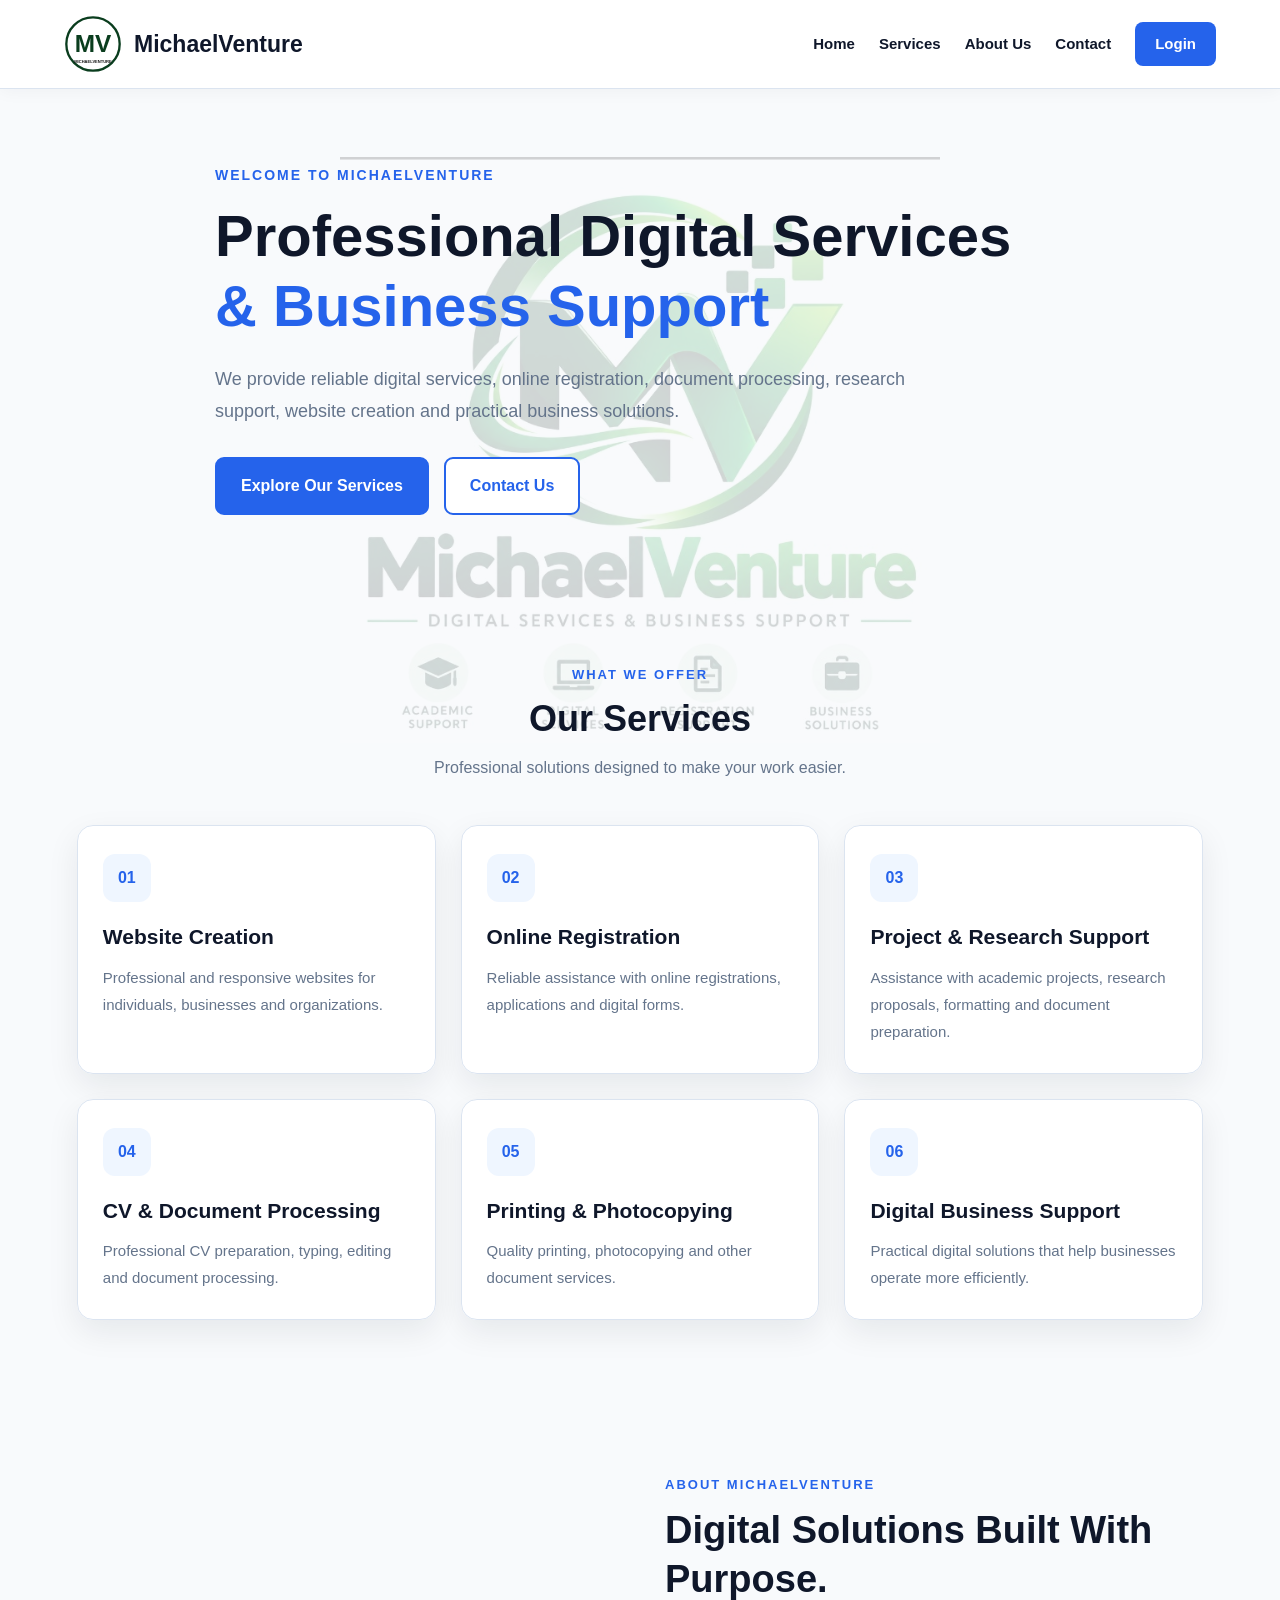
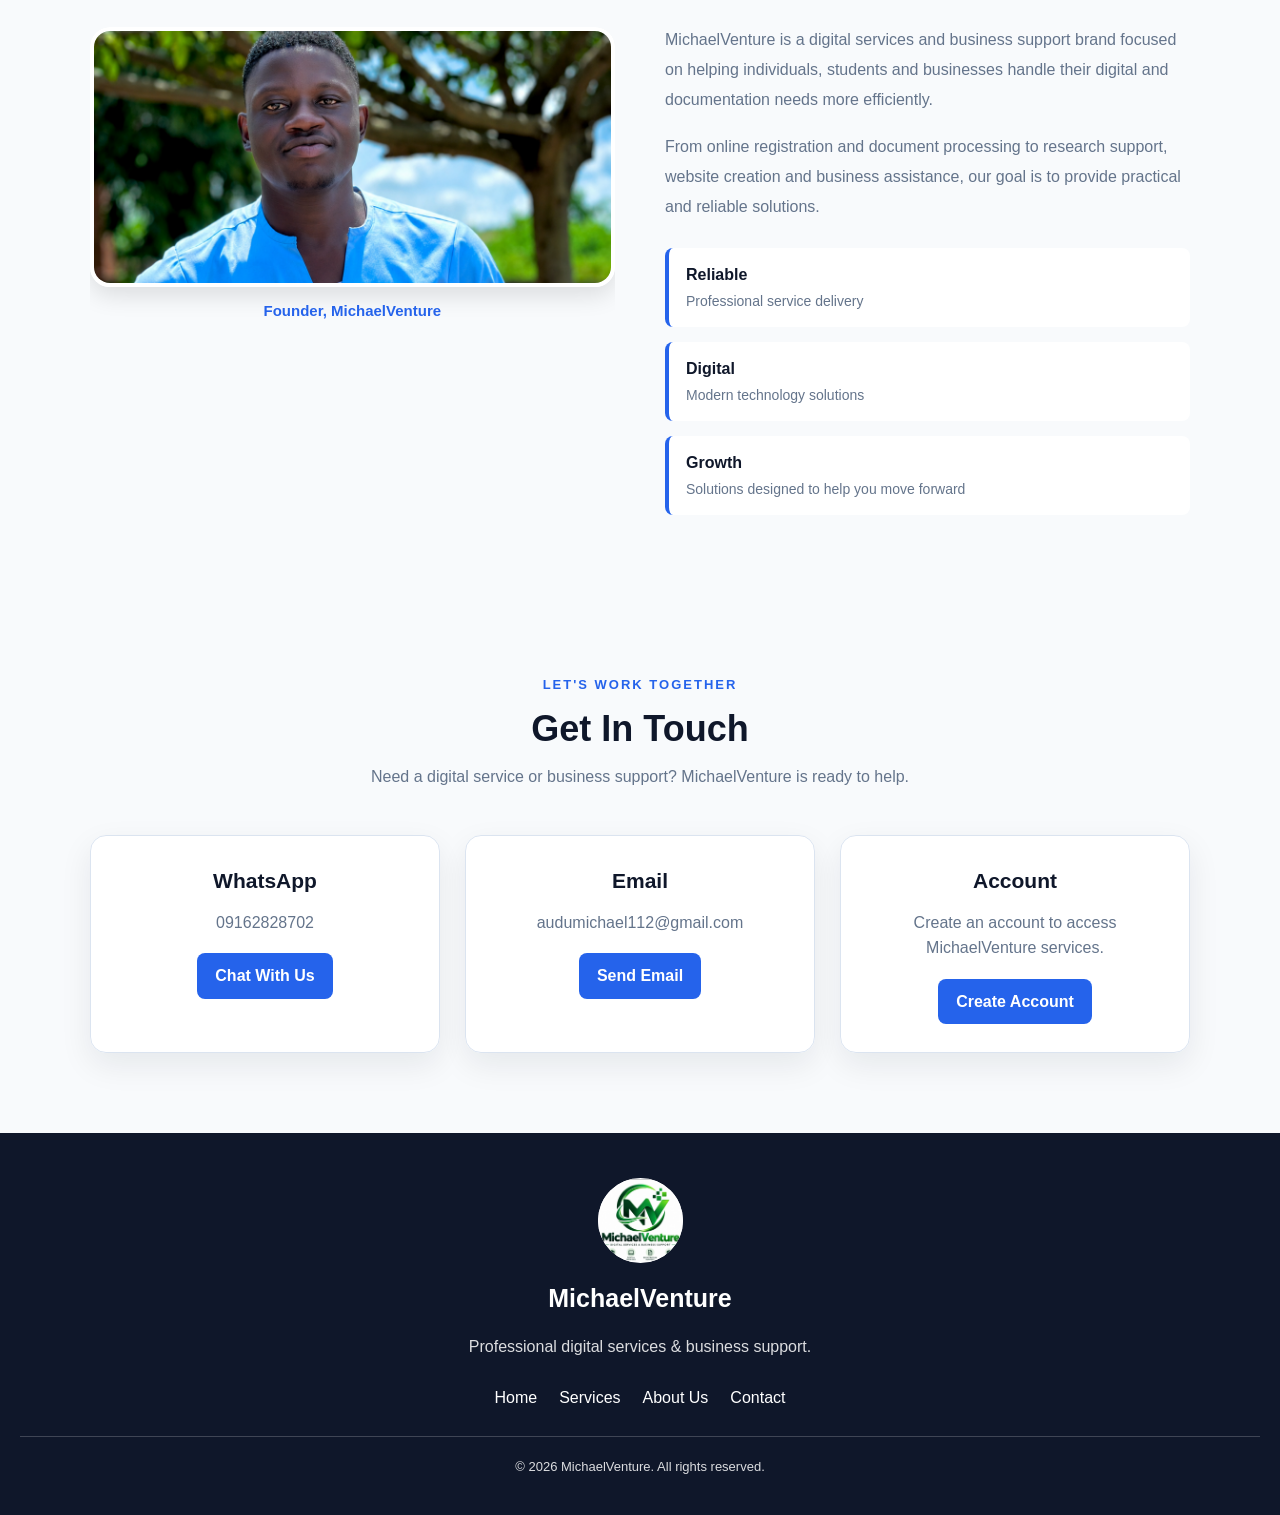
<file: index.html>
<!DOCTYPE html>
<html lang="en">
<head>
    <meta charset="UTF-8">
    <meta name="viewport" content="width=device-width, initial-scale=1.0">

    <title>MichaelVenture | Digital Services & Business Support</title>

    <link rel="stylesheet" href="style.css">

    <style>
        /* HOMEPAGE WATERMARK */
        html {
            min-height: 100%;
            background: #f1f7f3;
            scroll-behavior: smooth;
        }

        body {
            position: relative;
            isolation: isolate;
            min-height: 100vh;
        }

        body::before {
            content: "";
            position: fixed;
            inset: 0;
            background-image: url("./logo.png");
            background-repeat: no-repeat;
            background-position: center center;
            background-size: min(85vw, 600px);
            opacity: 0.16;
            pointer-events: none;
            z-index: -1;
        }

        /* Keep the header and page content above the watermark */
        body > header,
        body > main,
        body > footer {
            position: relative;
            z-index: 1;
        }

        /* Keep the green header and footer unchanged */
        .header,
        .footer {
            position: relative;
            z-index: 2;
        }

        /* Let the watermark show through light content sections */
        .hero,
        .services-section,
        .about-section,
        .contact-section {
            background-color: transparent;
        }

        /* Watermark size on mobile phones */
        @media (max-width: 600px) {
            body::before {
                background-size: 90vw auto;
                opacity: 0.16;
            }
        }
    </style>
</head>

<body>

    <!-- HEADER -->
    <header class="header">

        <div class="logo-area">

            <div class="mv-logo">
                <svg viewBox="0 0 100 100"
                     xmlns="http://www.w3.org/2000/svg">

                    <circle cx="50" cy="50" r="46"
                            fill="white"
                            stroke="#0a3d1e"
                            stroke-width="4"/>

                    <text x="50" y="63"
                          text-anchor="middle"
                          font-family="Arial, sans-serif"
                          font-size="42"
                          font-weight="900"
                          fill="#0a3d1e">MV</text>

                    <text x="50" y="82"
                          text-anchor="middle"
                          font-family="Arial, sans-serif"
                          font-size="7"
                          font-weight="bold"
                          fill="#111">MICHAELVENTURE</text>
                </svg>
            </div>

            <span>MichaelVenture</span>

        </div>

        <button class="menu-toggle"
                onclick="toggleMenu()"
                aria-label="Toggle navigation menu">☰</button>

        <nav class="navigation" id="mainNavigation">
            <a href="#home">Home</a>
            <a href="#services">Services</a>
            <a href="#about">About Us</a>
            <a href="#contact">Contact</a>
            <a href="login.html" class="login-btn">Login</a>
        </nav>

    </header>

    <!-- HOMEPAGE CONTENT -->
    <main>

        <!-- HOME -->
        <section id="home" class="hero">

            <div class="hero-content">

                <p class="small-title">WELCOME TO MICHAELVENTURE</p>

                <h1>
                    Professional Digital Services
                    <span>& Business Support</span>
                </h1>

                <p class="hero-text">
                    We provide reliable digital services, online registration,
                    document processing, research support, website creation
                    and practical business solutions.
                </p>

                <div class="hero-buttons">
                    <a href="#services" class="primary-btn">
                        Explore Our Services
                    </a>

                    <a href="#contact" class="secondary-btn">
                        Contact Us
                    </a>
                </div>

            </div>

        </section>

        <!-- SERVICES -->
        <section id="services" class="services-section">

            <div class="section-heading">

                <p>WHAT WE OFFER</p>

                <h2>Our Services</h2>

                <span>
                    Professional solutions designed to make your work easier.
                </span>

            </div>

            <div class="service-container">

                <div class="service-card">
                    <div class="service-number">01</div>
                    <h3>Website Creation</h3>
                    <p>
                        Professional and responsive websites for individuals,
                        businesses and organizations.
                    </p>
                </div>

                <div class="service-card">
                    <div class="service-number">02</div>
                    <h3>Online Registration</h3>
                    <p>
                        Reliable assistance with online registrations,
                        applications and digital forms.
                    </p>
                </div>

                <div class="service-card">
                    <div class="service-number">03</div>
                    <h3>Project & Research Support</h3>
                    <p>
                        Assistance with academic projects, research proposals,
                        formatting and document preparation.
                    </p>
                </div>

                <div class="service-card">
                    <div class="service-number">04</div>
                    <h3>CV & Document Processing</h3>
                    <p>
                        Professional CV preparation, typing, editing and
                        document processing.
                    </p>
                </div>

                <div class="service-card">
                    <div class="service-number">05</div>
                    <h3>Printing & Photocopying</h3>
                    <p>
                        Quality printing, photocopying and other document
                        services.
                    </p>
                </div>

                <div class="service-card">
                    <div class="service-number">06</div>
                    <h3>Digital Business Support</h3>
                    <p>
                        Practical digital solutions that help businesses
                        operate more efficiently.
                    </p>
                </div>

            </div>

        </section>

        <!-- ABOUT -->
        <section id="about" class="about-section">

            <div class="about-image">
    <img
        src="founder.jpg"
        alt="MichaelVenture Founder"
        class="founder-photo"
    >
    <p class="founder-caption">Founder, MichaelVenture</p>
            </div>

            <div class="about-content">

                <p class="section-label">ABOUT MICHAELVENTURE</p>

                <h2>Digital Solutions Built With Purpose.</h2>

                <p>
                    MichaelVenture is a digital services and business support
                    brand focused on helping individuals, students and
                    businesses handle their digital and documentation needs
                    more efficiently.
                </p>

                <p>
                    From online registration and document processing to
                    research support, website creation and business assistance,
                    our goal is to provide practical and reliable solutions.
                </p>

                <div class="about-points">

                    <div>
                        <strong>Reliable</strong>
                        <span>Professional service delivery</span>
                    </div>

                    <div>
                        <strong>Digital</strong>
                        <span>Modern technology solutions</span>
                    </div>

                    <div>
                        <strong>Growth</strong>
                        <span>Solutions designed to help you move forward</span>
                    </div>

                </div>

            </div>

        </section>

        <!-- CONTACT -->
        <section id="contact" class="contact-section">

            <div class="section-heading">

                <p>LET'S WORK TOGETHER</p>

                <h2>Get In Touch</h2>

                <span>
                    Need a digital service or business support?
                    MichaelVenture is ready to help.
                </span>

            </div>

            <div class="contact-box">

                <div class="contact-item">
                    <h3>WhatsApp</h3>
                    <p>09162828702</p>

                    <a href="https://wa.me/2349162828702"
                       target="_blank"
                       rel="noopener noreferrer">
                        Chat With Us
                    </a>
                </div>

                <div class="contact-item">
                    <h3>Email</h3>
                    <p>audumichael112@gmail.com</p>

                    <a href="mailto:audumichael112@gmail.com">
                        Send Email
                    </a>
                </div>

                <div class="contact-item">
                    <h3>Account</h3>

                    <p>
                        Create an account to access
                        MichaelVenture services.
                    </p>

                    <a href="register.html">
                        Create Account
                    </a>
                </div>

            </div>

        </section>

    </main>

    <!-- FOOTER -->
    <footer class="footer">

        <img src="logo.png" alt="MichaelVenture Logo">

        <h3>MichaelVenture</h3>

        <p>
            Professional digital services & business support.
        </p>

        <div class="footer-links">
            <a href="#home">Home</a>
            <a href="#services">Services</a>
            <a href="#about">About Us</a>
            <a href="#contact">Contact</a>
        </div>

        <p class="copyright">
            © 2026 MichaelVenture. All rights reserved.
        </p>

    </footer>

    <script>
        function toggleMenu() {
            const menu = document.getElementById("mainNavigation");
            menu.classList.toggle("active");
        }
    </script>

</body>
</html>
</file>
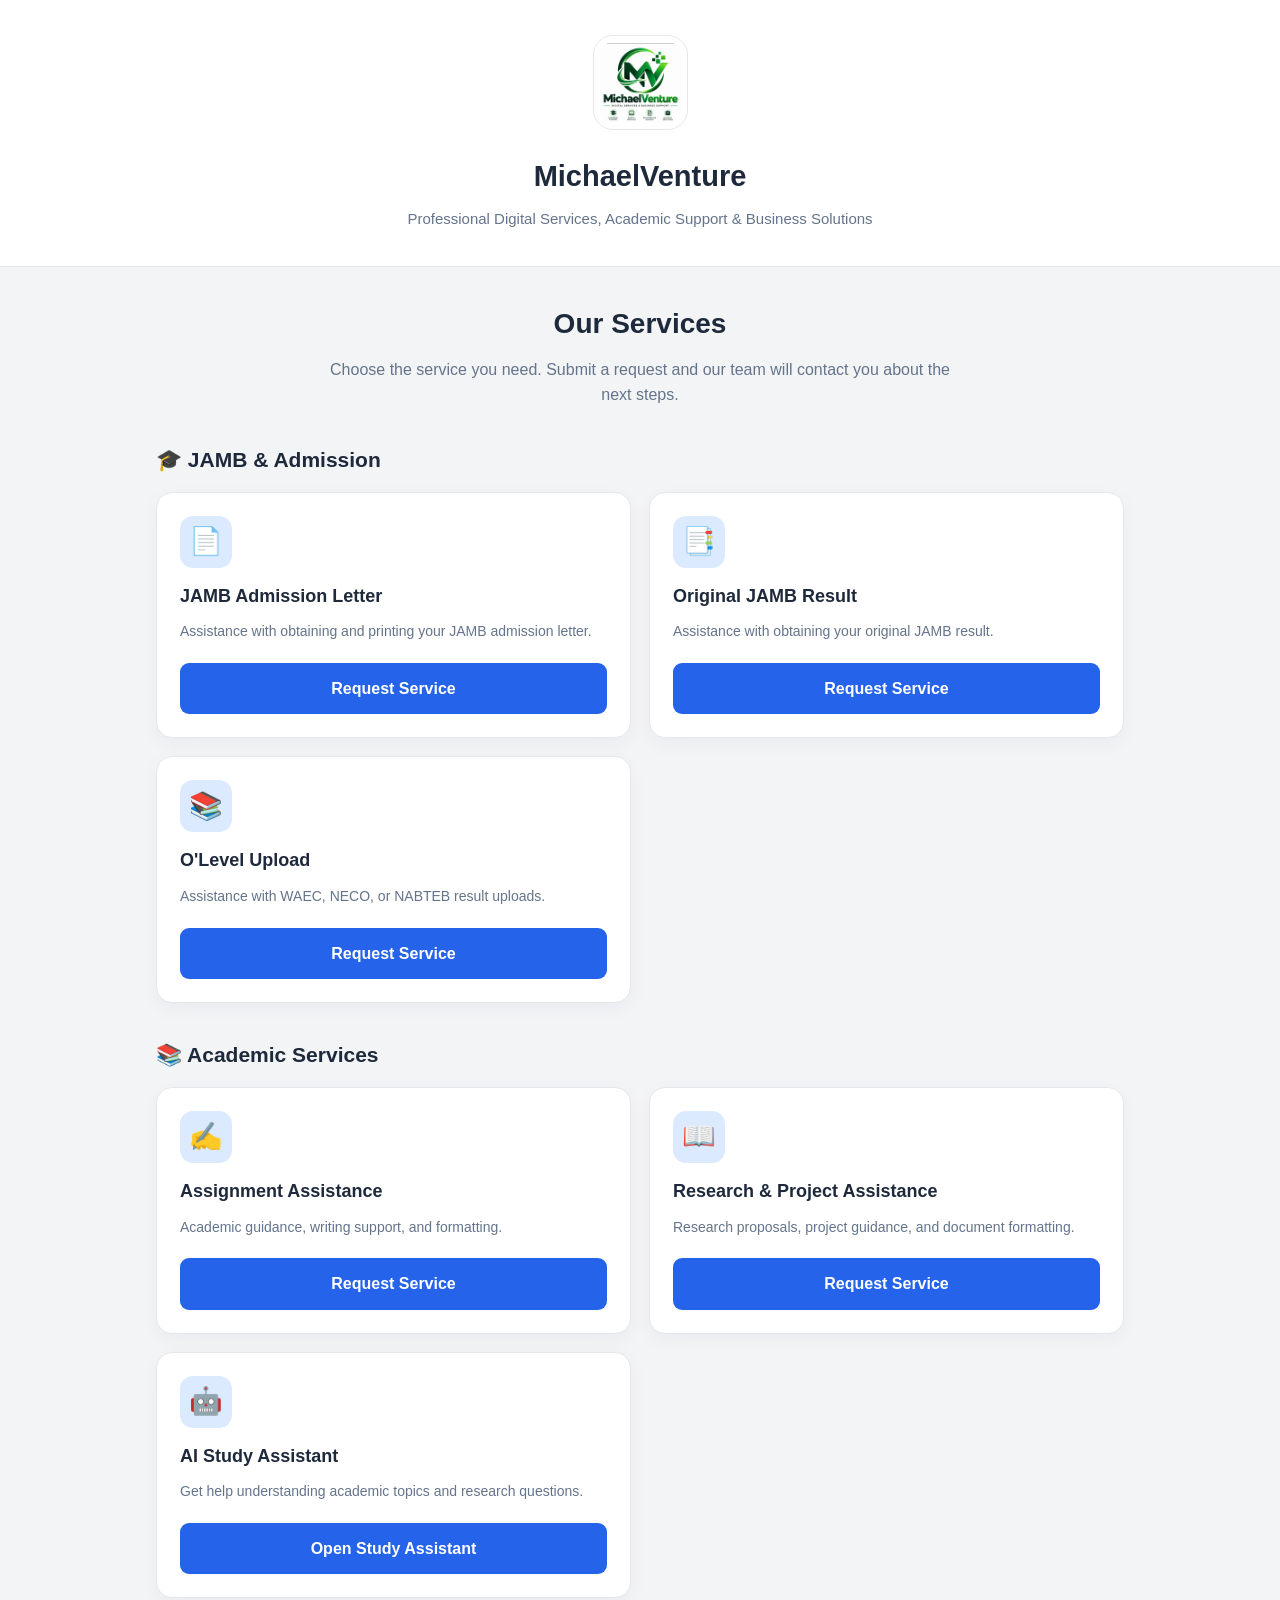
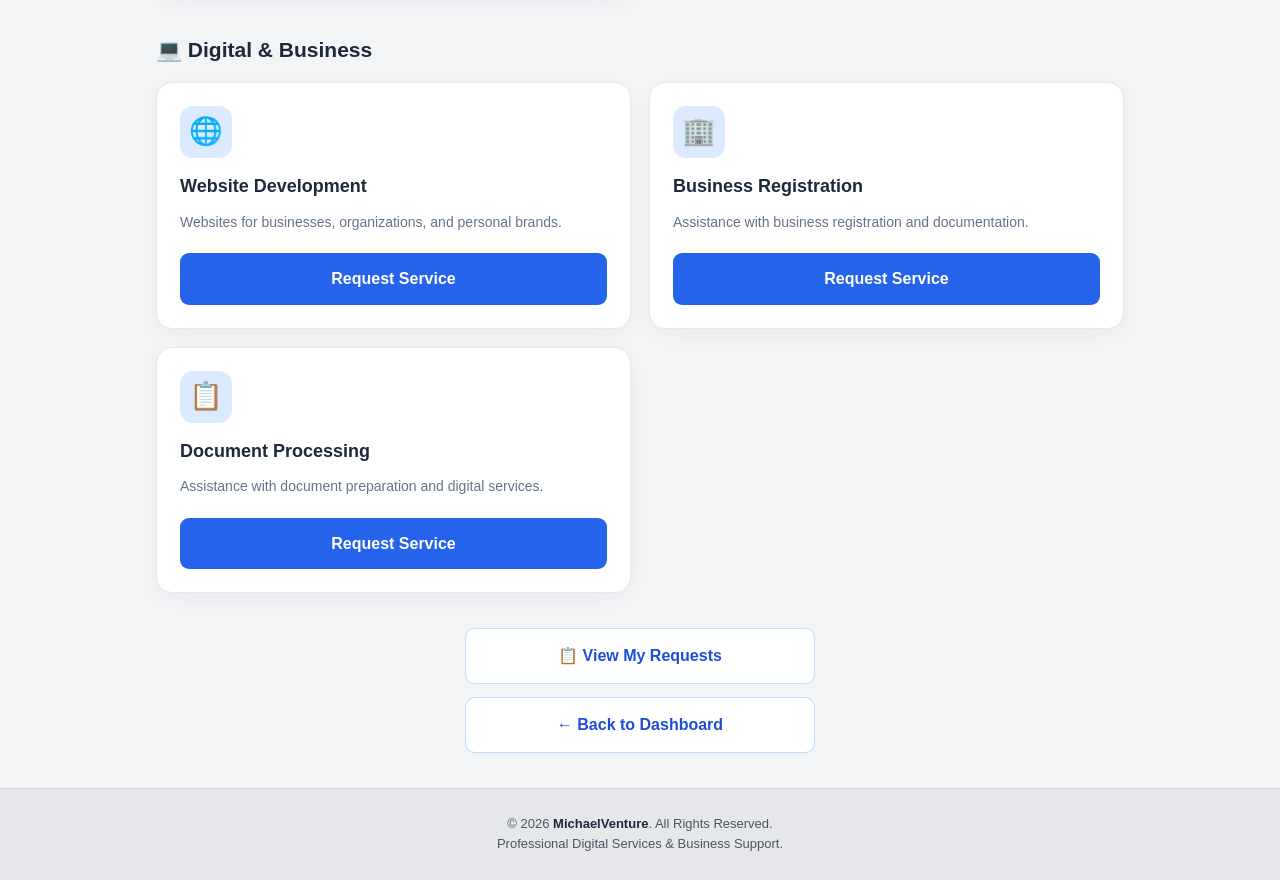
<file: services.html>
<!DOCTYPE html>
<html lang="en">
<head>
<meta charset="UTF-8">
<meta name="viewport" content="width=device-width, initial-scale=1.0">
<meta name="theme-color" content="#FFFFFF">

<title>Our Services | MichaelVenture</title>

<style>
* {
    box-sizing: border-box;
    margin: 0;
    padding: 0;
}

body {
    font-family: Arial, Helvetica, sans-serif;
    background: #F3F4F6;
    color: #374151;
    line-height: 1.6;
}

header {
    background: #FFFFFF;
    color: #1E293B;
    text-align: center;
    padding: 35px 18px;
    border-bottom: 1px solid #E5E7EB;
}

.logo {
    width: 95px;
    height: 95px;
    object-fit: contain;
    background: #FFFFFF;
    border: 1px solid #E5E7EB;
    border-radius: 20px;
    padding: 6px;
    margin-bottom: 15px;
}

header h1 {
    font-size: 29px;
    margin-bottom: 8px;
    color: #1E293B;
}

header p {
    color: #64748B;
    font-size: 15px;
}

.container {
    max-width: 1000px;
    margin: 35px auto;
    padding: 0 16px;
}

.container > h2 {
    text-align: center;
    color: #1E293B;
    font-size: 28px;
    margin-bottom: 10px;
}

.intro {
    text-align: center;
    max-width: 650px;
    margin: 0 auto 35px;
    color: #64748B;
}

.category {
    margin-bottom: 35px;
}

.category h3 {
    color: #1E293B;
    font-size: 21px;
    margin-bottom: 15px;
}

.grid {
    display: grid;
    grid-template-columns: repeat(2, minmax(0, 1fr));
    gap: 18px;
}

.card {
    display: flex;
    flex-direction: column;
    padding: 23px;
    background: #FFFFFF;
    border: 1px solid #E5E7EB;
    border-radius: 16px;
    box-shadow: 0 6px 20px rgba(15, 23, 42, 0.04);
}

.icon {
    width: 52px;
    height: 52px;
    display: flex;
    justify-content: center;
    align-items: center;
    background: #DBEAFE;
    border-radius: 13px;
    margin-bottom: 14px;
    font-size: 27px;
}

.card h4 {
    color: #1E293B;
    font-size: 18px;
    margin-bottom: 10px;
}

.card p {
    color: #64748B;
    font-size: 14px;
    margin-bottom: 20px;
    flex: 1;
}

.btn {
    display: block;
    width: 100%;
    padding: 13px;
    text-align: center;
    background: #2563EB;
    color: #FFFFFF;
    border-radius: 9px;
    text-decoration: none;
    font-weight: bold;
    border: none;
}

.btn:hover {
    background: #1D4ED8;
}

.nav-btn {
    display: block;
    max-width: 350px;
    margin: 13px auto;
    padding: 14px;
    text-align: center;
    text-decoration: none;
    color: #1D4ED8;
    background: #FFFFFF;
    border: 1px solid #BFDBFE;
    border-radius: 10px;
    font-weight: bold;
}

footer {
    margin-top: 35px;
    padding: 25px 15px;
    background: #E5E7EB;
    color: #4B5563;
    text-align: center;
    font-size: 13px;
    border-top: 1px solid #D1D5DB;
}

footer strong {
    color: #1E293B;
}

@media (max-width: 650px) {
    header {
        padding: 28px 15px;
    }

    header h1 {
        font-size: 25px;
    }

    .grid {
        grid-template-columns: 1fr;
        gap: 14px;
    }

    .container {
        margin: 25px auto;
    }

    .card {
        padding: 20px;
    }
}
</style>
</head>

<body>

<header>
    <img src="logo.png" alt="MichaelVenture Logo" class="logo">

    <h1>MichaelVenture</h1>

    <p>
        Professional Digital Services, Academic Support
        &amp; Business Solutions
    </p>
</header>

<main class="container">

    <h2>Our Services</h2>

    <p class="intro">
        Choose the service you need. Submit a request and our team
        will contact you about the next steps.
    </p>

    <!-- JAMB AND ADMISSION -->

    <section class="category">

        <h3>🎓 JAMB &amp; Admission</h3>

        <div class="grid">

            <article class="card">
                <div class="icon">📄</div>

                <h4>JAMB Admission Letter</h4>

                <p>
                    Assistance with obtaining and printing
                    your JAMB admission letter.
                </p>

                <a class="btn"
                   href="request.html?service=JAMB%20Admission%20Letter">
                    Request Service
                </a>
            </article>

            <article class="card">
                <div class="icon">📑</div>

                <h4>Original JAMB Result</h4>

                <p>
                    Assistance with obtaining your original JAMB result.
                </p>

                <a class="btn"
                   href="request.html?service=Original%20JAMB%20Result">
                    Request Service
                </a>
            </article>

            <article class="card">
                <div class="icon">📚</div>

                <h4>O'Level Upload</h4>

                <p>
                    Assistance with WAEC, NECO, or NABTEB result uploads.
                </p>

                <a class="btn"
                   href="request.html?service=O%27Level%20Upload">
                    Request Service
                </a>
            </article>

        </div>
    </section>

    <!-- ACADEMIC SERVICES -->

    <section class="category">

        <h3>📚 Academic Services</h3>

        <div class="grid">

            <article class="card">
                <div class="icon">✍️</div>

                <h4>Assignment Assistance</h4>

                <p>
                    Academic guidance, writing support, and formatting.
                </p>

                <a class="btn"
                   href="request.html?service=Assignment%20Assistance">
                    Request Service
                </a>
            </article>

            <article class="card">
                <div class="icon">📖</div>

                <h4>Research &amp; Project Assistance</h4>

                <p>
                    Research proposals, project guidance,
                    and document formatting.
                </p>

                <a class="btn"
                   href="request.html?service=Research%20%26%20Project%20Assistance">
                    Request Service
                </a>
            </article>

            <article class="card">
                <div class="icon">🤖</div>

                <h4>AI Study Assistant</h4>

                <p>
                    Get help understanding academic topics
                    and research questions.
                </p>

                <a class="btn" href="ai-study.html">
                    Open Study Assistant
                </a>
            </article>

        </div>
    </section>

    <!-- DIGITAL AND BUSINESS SERVICES -->

    <section class="category">

        <h3>💻 Digital &amp; Business</h3>

        <div class="grid">

            <article class="card">
                <div class="icon">🌐</div>

                <h4>Website Development</h4>

                <p>
                    Websites for businesses, organizations,
                    and personal brands.
                </p>

                <a class="btn"
                   href="request.html?service=Website%20Development">
                    Request Service
                </a>
            </article>

            <article class="card">
                <div class="icon">🏢</div>

                <h4>Business Registration</h4>

                <p>
                    Assistance with business registration
                    and documentation.
                </p>

                <a class="btn"
                   href="request.html?service=Business%20Registration">
                    Request Service
                </a>
            </article>

            <article class="card">
                <div class="icon">📋</div>

                <h4>Document Processing</h4>

                <p>
                    Assistance with document preparation
                    and digital services.
                </p>

                <a class="btn"
                   href="request.html?service=Document%20Processing">
                    Request Service
                </a>
            </article>

        </div>
    </section>

    <a href="requests.html" class="nav-btn">
        📋 View My Requests
    </a>

    <a href="dashboard.html" class="nav-btn">
        ← Back to Dashboard
    </a>

</main>

<footer>

    <p>
        &copy; <span id="year"></span>
        <strong>MichaelVenture</strong>. All Rights Reserved.
    </p>

    <p>
        Professional Digital Services &amp; Business Support.
    </p>

</footer>

<script>
document.getElementById("year").textContent =
    new Date().getFullYear();
</script>

</body>
</html>
</file>
<file: style.css>
/* =========================================
   MICHAELVENTURE
   Premium Navy, Royal Blue & White Design
   Responsive Layout + Global Logo Watermark
========================================= */

:root {
    --green: #2563eb;
    --dark-green: #0f172a;
    --primary-green: #1d4ed8;
    --light-green: #eff6ff;
    --accent-green: #3b82f6;

    --white: #ffffff;
    --background: #f8fafc;
    --text: #172554;
    --muted: #64748b;
    --border: #dbe4f0;

    --shadow: 0 12px 32px rgba(15, 23, 42, 0.08);
    --radius: 16px;
}

/* =========================================
   GENERAL SETTINGS
========================================= */

* {
    box-sizing: border-box;
}

html {
    min-height: 100%;
    scroll-behavior: smooth;
    background: var(--background);
}

body {
    position: relative;
    isolation: isolate;
    min-height: 100vh;
    margin: 0;
    padding: 0;
    font-family: Arial, Helvetica, sans-serif;
    font-size: 16px;
    line-height: 1.6;
    color: var(--text);
    background: var(--background);
}

img {
    display: block;
    max-width: 100%;
    height: auto;
}

a {
    color: var(--green);
    text-decoration: none;
    transition: color 0.3s ease, background 0.3s ease;
}

a:hover {
    color: var(--dark-green);
}

button,
input,
select,
textarea {
    font: inherit;
}

button {
    cursor: pointer;
}

/* =========================================
   MICHAELVENTURE GLOBAL WATERMARK
========================================= */

body::before {
    content: "";
    position: fixed;
    inset: 0;
    background-image: url("./logo.png");
    background-repeat: no-repeat;
    background-position: center center;
    background-size: min(85vw, 600px);
    opacity: 0.15;
    pointer-events: none;
    z-index: -1;
}

/* =========================================
   PAGE CONTENT
========================================= */

body > header,
body > main,
body > footer {
    position: relative;
    z-index: 1;
}

/* =========================================
   HEADER
========================================= */

header,
.header,
.site-header {
    width: 100%;
    position: relative;
    z-index: 5;
    background: var(--white);
    border-bottom: 1px solid var(--border);
    box-shadow: 0 3px 16px rgba(15, 23, 42, 0.04);
}

.header {
    display: flex;
    align-items: center;
    justify-content: space-between;
    flex-wrap: wrap;
    gap: 15px;
    padding: 15px 5%;
}

.logo-area,
.brand,
.brand-area {
    display: flex;
    align-items: center;
    gap: 12px;
}

.logo-area span {
    font-size: 23px;
    font-weight: 800;
    color: var(--dark-green);
}

.logo-area img,
.brand img,
.brand-area img,
.logo {
    display: block;
    width: auto;
    max-width: 100%;
    max-height: 58px;
    object-fit: contain;
}

.logo-area h1,
.brand h1,
.brand-area h1 {
    margin: 0;
    color: var(--dark-green);
    font-size: 1.25rem;
}

.mv-logo {
    width: 58px;
    height: 58px;
    flex-shrink: 0;
}

.mv-logo svg {
    display: block;
    width: 100%;
    height: 100%;
}

.menu-toggle {
    display: none;
    padding: 8px 12px;
    color: var(--dark-green);
    background: var(--light-green);
    border: 1px solid var(--border);
    border-radius: 8px;
    font-size: 24px;
}

/* =========================================
   NAVIGATION
========================================= */

.navigation {
    display: flex;
    align-items: center;
    justify-content: center;
    flex-wrap: wrap;
    gap: 24px;
}

.navigation a {
    color: var(--dark-green);
    font-weight: 600;
    font-size: 15px;
}

.navigation a:hover {
    color: var(--accent-green);
}

.navigation .login-btn {
    display: inline-block;
    padding: 10px 20px;
    color: var(--white);
    background: var(--green);
    border-radius: 8px;
}

.navigation .login-btn:hover {
    color: var(--white);
    background: var(--primary-green);
}

/* =========================================
   HOMEPAGE HERO
========================================= */

.hero {
    position: relative;
    display: flex;
    align-items: center;
    min-height: 480px;
    padding: 75px 7%;
    background: transparent;
}

.hero-content {
    width: 100%;
    max-width: 850px;
    margin: 0 auto;
}

.small-title {
    margin: 0 0 15px;
    color: var(--green);
    font-size: 14px;
    font-weight: 800;
    letter-spacing: 2px;
}

.hero h1 {
    margin: 0 0 22px;
    color: var(--dark-green);
    font-size: clamp(36px, 5vw, 58px);
    line-height: 1.2;
    font-weight: 800;
}

.hero h1 span {
    display: block;
    color: var(--green);
}

.hero-text {
    max-width: 700px;
    margin: 0 0 30px;
    color: var(--muted);
    font-size: 18px;
    line-height: 1.8;
}

.hero-buttons {
    display: flex;
    flex-wrap: wrap;
    gap: 15px;
}

.primary-btn,
.secondary-btn {
    display: inline-block;
    padding: 14px 24px;
    border: 2px solid var(--green);
    border-radius: 9px;
    font-weight: 700;
    text-align: center;
    transition: background 0.25s ease, color 0.25s ease;
}

.primary-btn {
    color: var(--white);
    background: var(--green);
}

.primary-btn:hover {
    color: var(--white);
    background: var(--primary-green);
}

.secondary-btn {
    color: var(--green);
    background: var(--white);
}

.secondary-btn:hover {
    color: var(--white);
    background: var(--green);
}

/* =========================================
   SECTION HEADINGS
========================================= */

.section-heading {
    max-width: 750px;
    margin: 0 auto 45px;
    text-align: center;
}

.section-heading > p,
.section-label {
    margin: 0 0 10px;
    color: var(--green);
    font-size: 13px;
    font-weight: 800;
    letter-spacing: 2px;
}

.section-heading h2 {
    margin: 0 0 12px;
    color: var(--dark-green);
    font-size: 36px;
    line-height: 1.3;
}

.section-heading span {
    display: block;
    color: var(--muted);
    font-size: 16px;
}

/* =========================================
   SERVICES SECTION
========================================= */

.services-section {
    padding: 75px 6%;
    background: transparent;
}

.service-container {
    display: grid;
    grid-template-columns: repeat(3, minmax(0, 1fr));
    gap: 25px;
    width: 100%;
    max-width: 1200px;
    margin: 0 auto;
}

.service-card {
    padding: 28px 25px;
    background: rgba(255, 255, 255, 0.94);
    border: 1px solid var(--border);
    border-radius: var(--radius);
    box-shadow: var(--shadow);
    transition: transform 0.25s ease, box-shadow 0.25s ease;
}

.service-card:hover {
    transform: translateY(-5px);
    box-shadow: 0 16px 35px rgba(15, 23, 42, 0.12);
}

.service-number {
    display: flex;
    align-items: center;
    justify-content: center;
    width: 48px;
    height: 48px;
    margin-bottom: 20px;
    color: var(--green);
    background: var(--light-green);
    border-radius: 12px;
    font-weight: 800;
}

.service-card h3 {
    margin: 0 0 12px;
    color: var(--dark-green);
    font-size: 21px;
    line-height: 1.4;
}

.service-card p {
    margin: 0;
    color: var(--muted);
    font-size: 15px;
    line-height: 1.8;
}

/* =========================================
   ABOUT SECTION
========================================= */

.about-section {
    display: grid;
    grid-template-columns: repeat(2, minmax(0, 1fr));
    align-items: center;
    gap: 50px;
    padding: 80px 7%;
    background: transparent;
}

.about-image {
    width: 100%;
    overflow: hidden;
    border-radius: 20px;
}

.about-image img {
    width: 100%;
    max-height: 500px;
    object-fit: cover;
    border-radius: 20px;
}

.about-content h2 {
    margin: 0 0 20px;
    color: var(--dark-green);
    font-size: 38px;
    line-height: 1.3;
}

.about-content > p:not(.section-label) {
    color: var(--muted);
    font-size: 16px;
    line-height: 1.9;
}

.about-points {
    display: grid;
    gap: 15px;
    margin-top: 25px;
}

.about-points > div {
    display: flex;
    flex-direction: column;
    gap: 3px;
    padding: 14px 17px;
    background: rgba(255, 255, 255, 0.94);
    border-left: 4px solid var(--green);
    border-radius: 8px;
}

.about-points strong {
    color: var(--dark-green);
    font-size: 16px;
}

.about-points span {
    color: var(--muted);
    font-size: 14px;
}

/* =========================================
   CONTACT SECTION
========================================= */

.contact-section {
    padding: 80px 6%;
    background: transparent;
}

.contact-box {
    display: grid;
    grid-template-columns: repeat(3, minmax(0, 1fr));
    gap: 25px;
    max-width: 1100px;
    margin: 0 auto;
}

.contact-item {
    padding: 28px 22px;
    text-align: center;
    background: rgba(255, 255, 255, 0.94);
    border: 1px solid var(--border);
    border-radius: var(--radius);
    box-shadow: var(--shadow);
}

.contact-item h3 {
    margin: 0 0 12px;
    color: var(--dark-green);
    font-size: 21px;
}

.contact-item p {
    margin: 0 0 18px;
    color: var(--muted);
    overflow-wrap: anywhere;
}

.contact-item a {
    display: inline-block;
    padding: 10px 18px;
    color: var(--white);
    background: var(--green);
    border-radius: 8px;
    font-weight: 700;
}

.contact-item a:hover {
    color: var(--white);
    background: var(--primary-green);
}

/* =========================================
   FOOTER
========================================= */

.footer,
footer.footer {
    padding: 45px 20px 25px;
    text-align: center;
    color: var(--white);
    background: var(--dark-green);
}

.footer img {
    width: 85px;
    height: 85px;
    margin: 0 auto 15px;
    object-fit: contain;
    border-radius: 50%;
    background: var(--white);
}

.footer h3 {
    margin: 0 0 8px;
    color: var(--white);
    font-size: 25px;
}

.footer > p {
    color: rgba(255, 255, 255, 0.85);
}

.footer-links {
    display: flex;
    flex-wrap: wrap;
    justify-content: center;
    gap: 22px;
    margin: 25px 0;
}

.footer-links a {
    color: var(--white);
}

.footer-links a:hover {
    color: #bfdbfe;
}

.footer .copyright {
    padding-top: 20px;
    border-top: 1px solid rgba(255, 255, 255, 0.2);
    font-size: 13px;
}

/* =========================================
   SHARED BUTTONS
========================================= */

.btn,
.button {
    display: inline-block;
    padding: 12px 20px;
    border: none;
    border-radius: 9px;
    font-weight: 700;
    text-align: center;
    text-decoration: none;
}

.btn-primary,
.button-primary {
    color: var(--white);
    background: var(--green);
}

.btn-primary:hover,
.button-primary:hover {
    color: var(--white);
    background: var(--primary-green);
}

/* =========================================
   SHARED FORMS
========================================= */

input,
select,
textarea {
    max-width: 100%;
    border-color: var(--border);
}

input:focus,
select:focus,
textarea:focus {
    outline: 2px solid rgba(37, 99, 235, 0.22);
    border-color: var(--green);
}

/* =========================================
   MOBILE RESPONSIVENESS
========================================= */

@media (max-width: 900px) {
    .service-container {
        grid-template-columns: repeat(2, minmax(0, 1fr));
    }

    .about-section {
        gap: 30px;
        padding: 60px 5%;
    }

    .contact-box {
        grid-template-columns: repeat(2, minmax(0, 1fr));
    }
}

@media (max-width: 600px) {
    body::before {
        background-size: 90vw auto;
        opacity: 0.15;
    }

    .header {
        padding: 12px 16px;
        gap: 10px;
    }

    .logo-area {
        gap: 8px;
    }

    .logo-area span {
        font-size: 19px;
    }

    .mv-logo {
        width: 46px;
        height: 46px;
    }

    .menu-toggle {
        display: block;
    }

    .navigation {
        display: none;
        flex-direction: column;
        align-items: stretch;
        gap: 0;
        width: 100%;
        padding: 8px 0;
    }

    .navigation.active {
        display: flex;
    }

    .navigation a {
        display: block;
        padding: 12px 10px;
        border-bottom: 1px solid var(--border);
    }

    .navigation .login-btn {
        margin-top: 8px;
        text-align: center;
        border-bottom: none;
    }

    .hero {
        min-height: auto;
        padding: 55px 22px;
    }

    .small-title {
        font-size: 12px;
        letter-spacing: 1.5px;
    }

    .hero h1 {
        font-size: 35px;
        line-height: 1.25;
    }

    .hero-text {
        font-size: 16px;
        line-height: 1.8;
    }

    .hero-buttons {
        flex-direction: column;
    }

    .primary-btn,
    .secondary-btn {
        width: 100%;
    }

    .services-section,
    .contact-section {
        padding: 55px 18px;
    }

    .section-heading {
        margin-bottom: 30px;
    }

    .section-heading h2 {
        font-size: 30px;
    }

    .service-container {
        grid-template-columns: 1fr;
        gap: 18px;
    }

    .service-card {
        padding: 24px 20px;
    }

    .about-section {
        grid-template-columns: 1fr;
        gap: 28px;
        padding: 55px 20px;
    }

    .about-content h2 {
        font-size: 31px;
    }

    .contact-box {
        grid-template-columns: 1fr;
        gap: 18px;
    }

    .contact-item {
        padding: 25px 18px;
    }

    .footer {
        padding: 35px 18px 22px;
    }

    .footer-links {
        gap: 12px 20px;
    }
}

/* =========================================
   REDUCED MOTION ACCESSIBILITY
========================================= */

@media (prefers-reduced-motion: reduce) {
    html {
        scroll-behavior: auto;
    }

    *,
    *::before,
    *::after {
        transition-duration: 0.01ms !important;
    }
}
/* MICHAELVENTURE FOUNDER PHOTO */

.about-image {
    display: flex;
    flex-direction: column;
    align-items: center;
    justify-content: center;
    margin-bottom: 25px;
}

.founder-photo {
    display: block;
    width: 220px;
    height: 260px;
    object-fit: cover;
    object-position: center 25%;
    border-radius: 20px;
    border: 4px solid #ffffff;
    box-shadow: 0 8px 25px rgba(0, 0, 0, 0.12);
}

.founder-caption {
    margin-top: 12px;
    color: #2563eb;
    font-size: 15px;
    font-weight: bold;
    text-align: center;
}

@media (max-width: 600px) {
    .founder-photo {
        width: 190px;
        height: 230px;
    }
}
</file>
